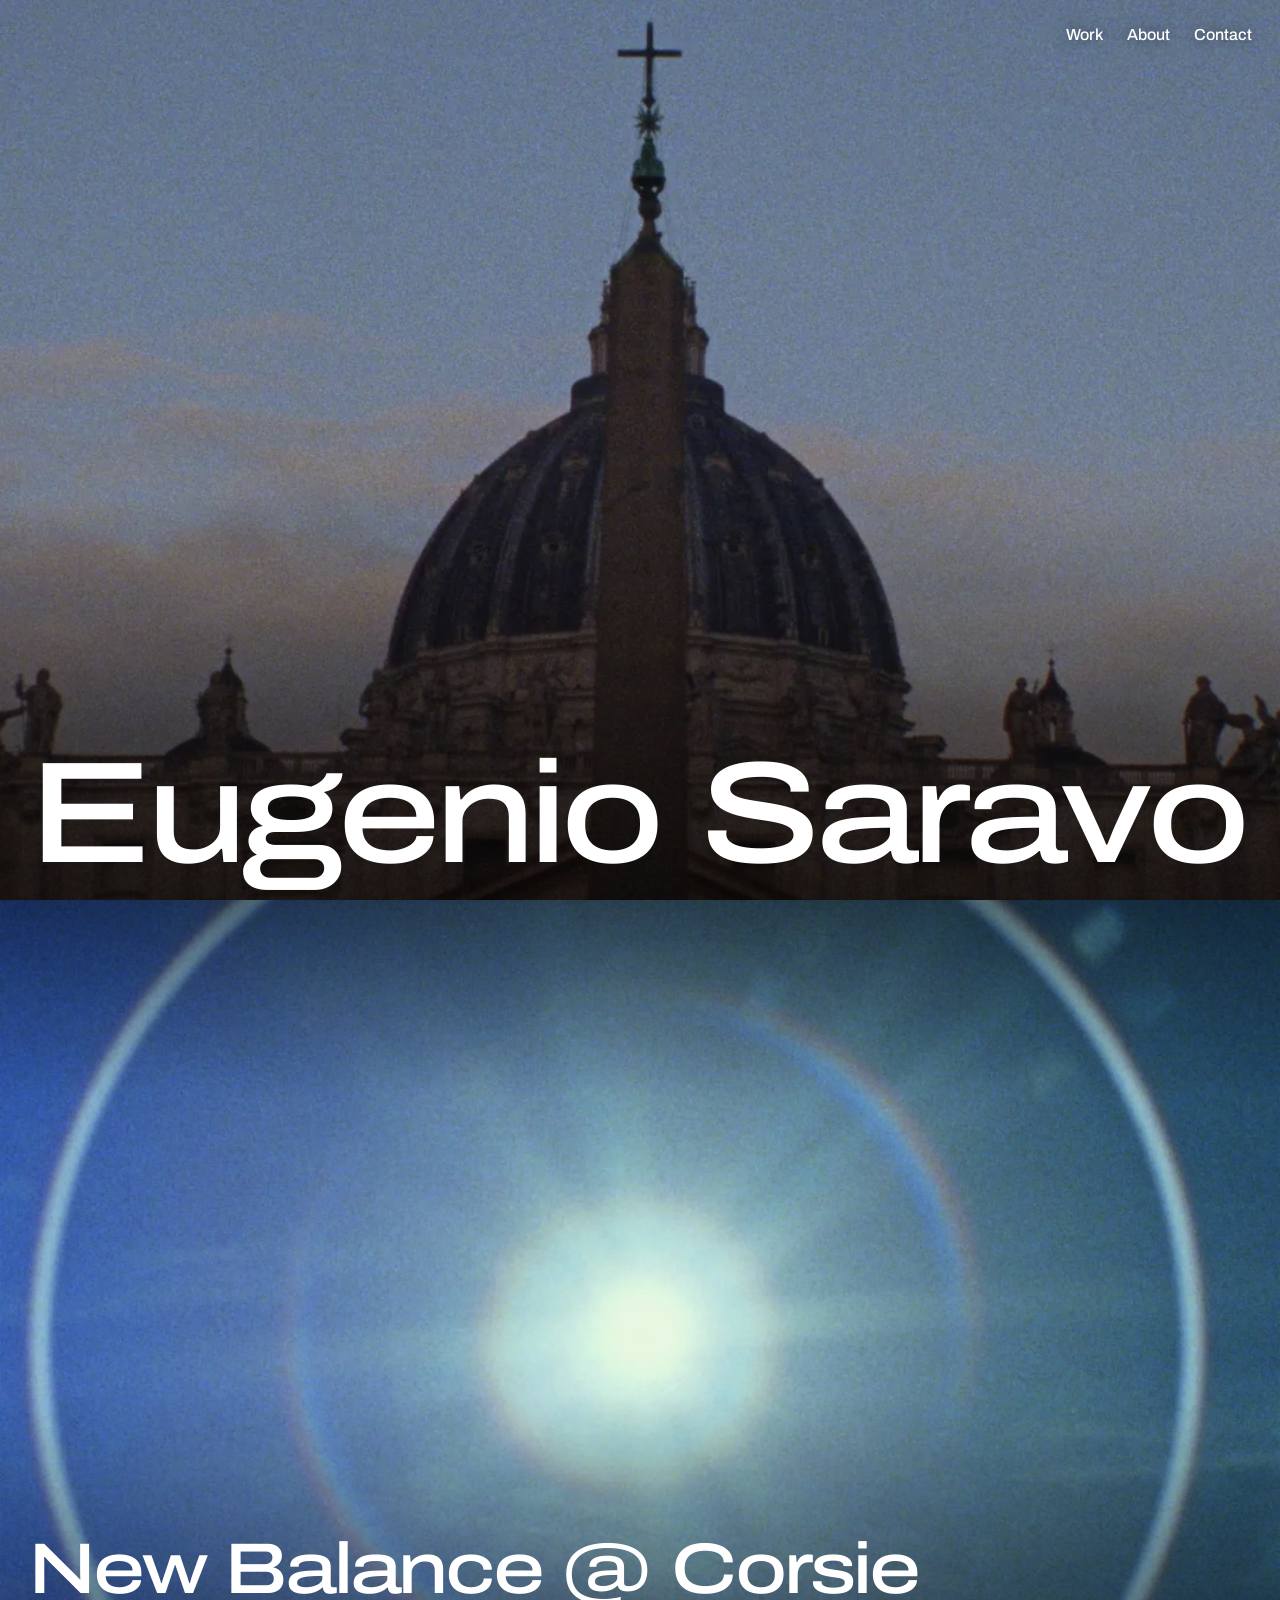
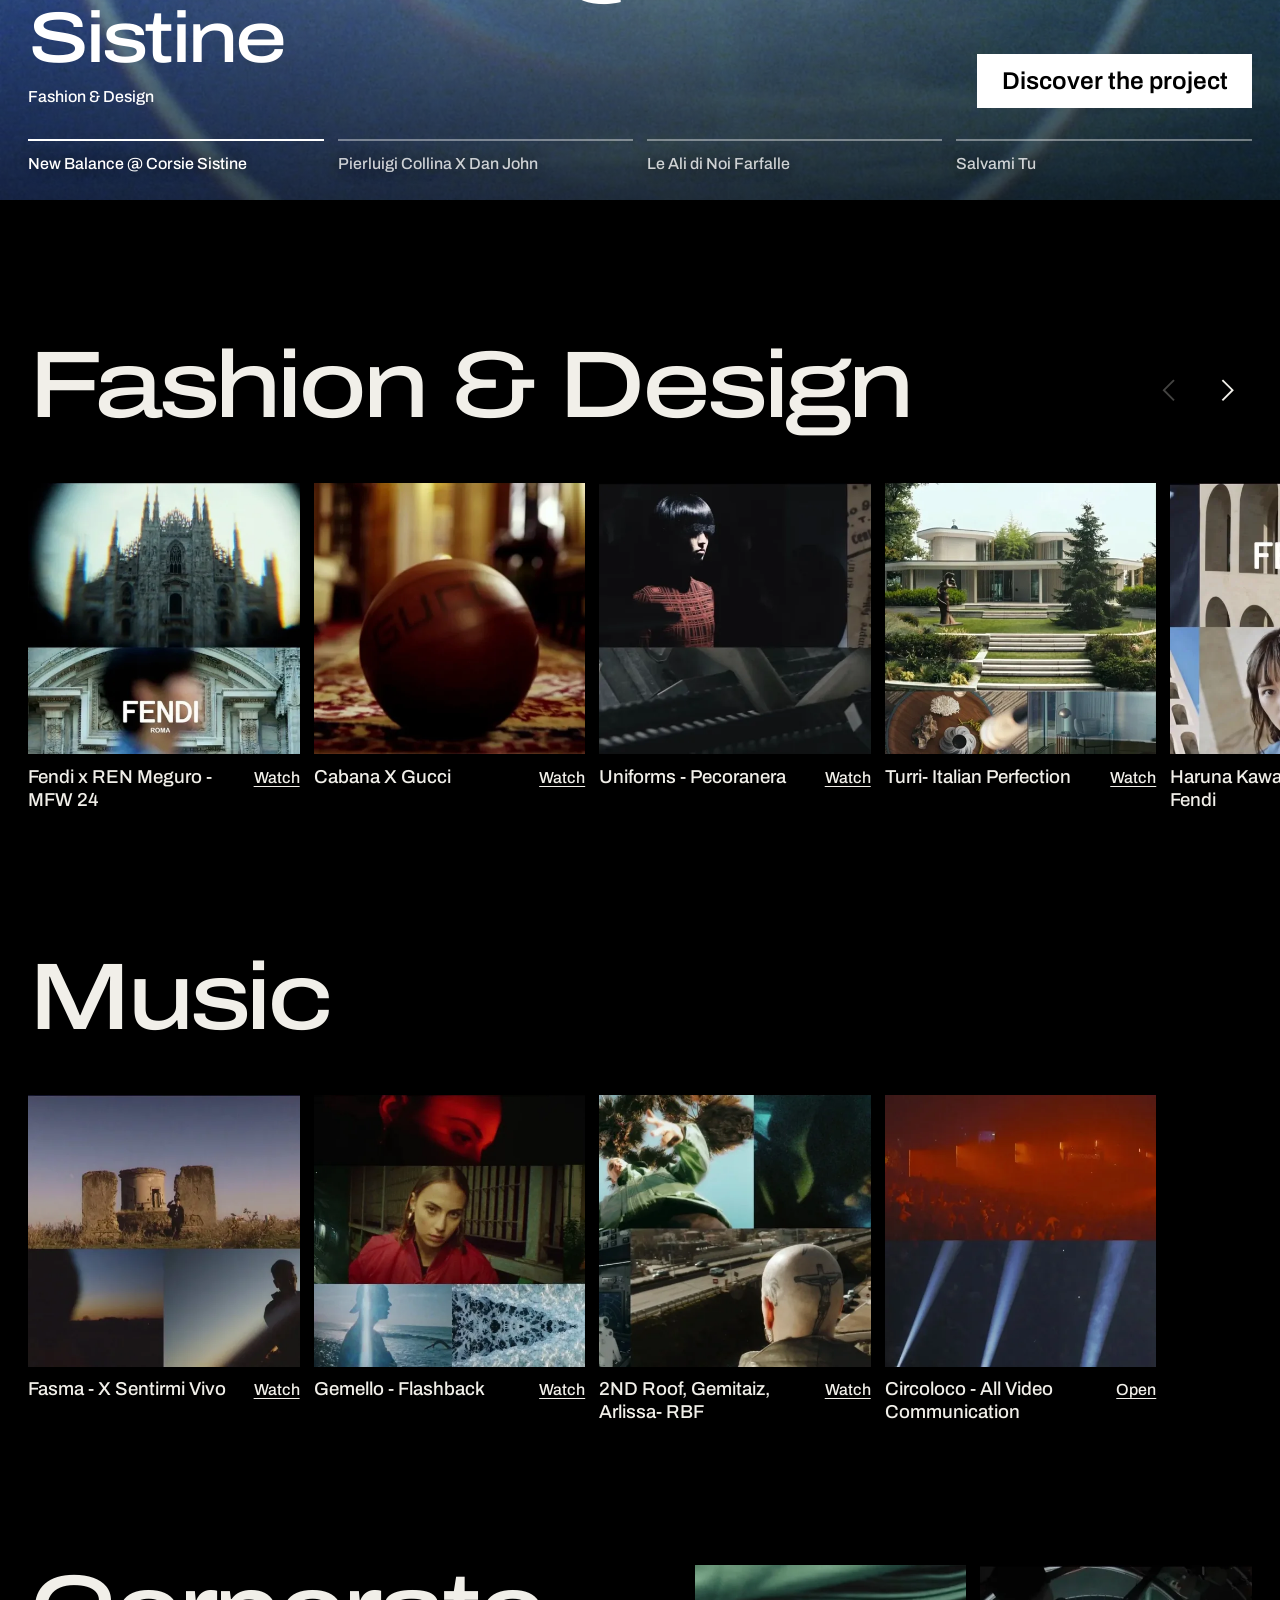
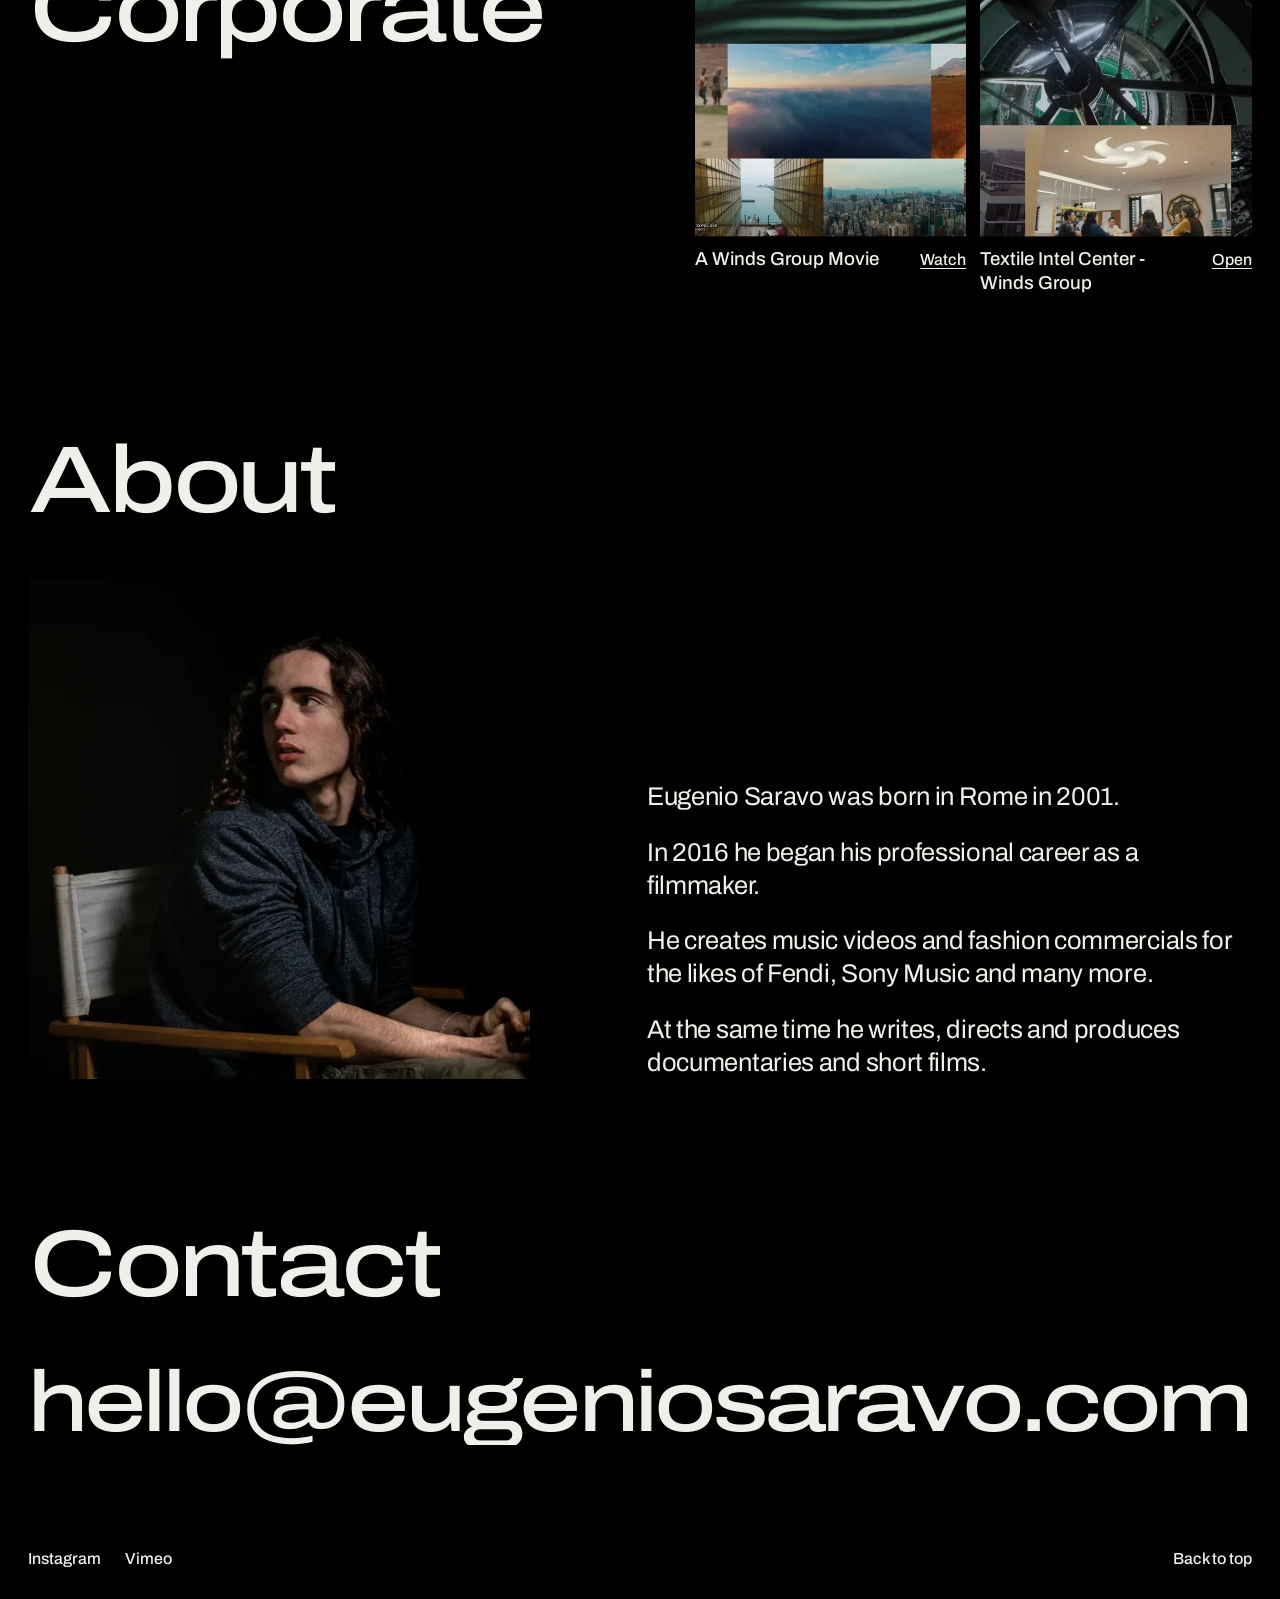
<file: index.html>
<!doctype html>
<html lang="en">
<head>
<meta charset="utf-8">
<meta name="viewport" content="width=device-width, initial-scale=1">
<title>Eugenio Saravo</title>
<meta name="description" content="Eugenio Saravo is a filmmaker from Rome. Music videos, fashion commercials, documentaries and short films.">
<link rel="canonical" href="https://www.eugeniosaravo.com/">
<meta name="theme-color" content="#000000">
<meta property="og:site_name" content="Eugenio Saravo">
<meta property="og:type" content="website">
<meta property="og:title" content="Eugenio Saravo">
<meta property="og:description" content="Eugenio Saravo is a filmmaker from Rome. Music videos, fashion commercials, documentaries and short films.">
<meta property="og:url" content="https://www.eugeniosaravo.com/">
<meta property="og:image" content="https://www.eugeniosaravo.com/assets/img/og.jpg">
<meta name="twitter:card" content="summary_large_image">
<link rel="icon" href="assets/favicon-32.png" sizes="32x32" type="image/png">
<link rel="icon" href="assets/favicon.svg" type="image/svg+xml">
<link rel="apple-touch-icon" href="assets/apple-touch-icon.png">
<link rel="preload" href="assets/font/archivo-variable.woff2" as="font" type="font/woff2" crossorigin>
<link rel="stylesheet" href="assets/site.css?v=1190dbb1">
<script>document.documentElement.className="js at-top";setTimeout(function(){document.documentElement.classList.add("ready")},1600)</script>
</head>
<body id="top">
<a class="skip" href="#work">Skip to work</a>
<header class="site-header">
  <a class="brand" href="#top">Eugenio Saravo</a>
  <nav aria-label="Main">
    <a href="#work">Work</a>
    <a href="#about">About</a>
    <a href="#contact">Contact</a>
  </nav>
</header>
<div class="reel">
  <div class="frame opening" data-frames="assets/img/operator-2001.webp,assets/img/ali-1-1440.webp,assets/img/salvami-2-1440.webp,assets/img/collina-eyes-3180.webp,assets/img/nb-14-1080.webp">
    <img src="assets/img/collina-aerial-3180.webp" srcset="assets/img/collina-aerial-1000.webp 1000w, assets/img/collina-aerial-3180.webp 3180w" sizes="max(100vw, 178svh)" width="3180" height="1780" alt="Seen from above, a lone figure walks along the white paths of a cracked concrete landscape" class="final" fetchpriority="high">
    <h1 class="display">Eugenio Saravo</h1>
  </div>
  <div id="work" class="work-anchor" data-header-from></div>
  <div class="stage">
    <div class="stage-track">
      <a class="slide work-frame" id="new-balance" href="newbalancecorsiesistine/" data-stills='[["assets/img/nb-14-1080.webp","50% 62%"],["assets/img/nb-10-1080.webp","50% 45%"],["assets/img/nb-6-1080.webp","50% 50%"],["assets/img/nb-9-1080.webp","50% 18%"],["assets/img/nb-18-1080.webp","50% 60%"],["assets/img/nb-17-1080.webp","50% 72%"],["assets/img/nb-20-1080.webp","50% 50%"],["assets/img/nb-4-1080.webp","50% 25%"]]'>
        <img src="assets/img/nb-hero-1874.webp" srcset="assets/img/nb-hero-1000.webp 1000w, assets/img/nb-hero-1874.webp 1874w" sizes="max(100vw, 100svh)" width="1874" height="1874" alt="Sun ring against a deep blue sky, shot on 16mm film">
        <div class="caption">
          <div>
            <h2 class="display">New Balance @ Corsie Sistine</h2>
            <p>Fashion &amp; Design</p>
          </div>
          <span class="go">Discover the project</span>
        </div>
      </a>
      <a class="slide work-frame" id="collina" href="https://vimeo.com/1137458352" target="_blank" rel="noopener" data-stills='[["assets/img/collina-cretto-3180.webp",""],["assets/img/collina-eye-3180.webp",""],["assets/img/collina-hands-3180.webp",""],["assets/img/collina-sphere-3180.webp",""],["assets/img/collina-title-3180.webp",""]]'>
        <img src="assets/img/collina-eyes-3180.webp" srcset="assets/img/collina-eyes-1000.webp 1000w, assets/img/collina-eyes-3180.webp 3180w" sizes="max(100vw, 178svh)" width="3180" height="1783" alt="Close-up of Pierluigi Collina looking into the lens over a blurred stone model" loading="lazy" decoding="async">
        <div class="caption">
          <div>
            <h2 class="display">Pierluigi Collina X Dan John</h2>
            <p>Campaign</p>
          </div>
          <span class="go"><svg class="tri" viewBox="0 0 10 12" aria-hidden="true"><path d="M0 0l10 6-10 6z"/></svg>Watch</span>
        </div>
      </a>
      <a class="slide work-frame" id="le-ali" href="https://vimeo.com/853933587/5500c1ddad" target="_blank" rel="noopener" data-stills='[["assets/img/ali-5-1440.webp",""],["assets/img/ali-3-1440.webp",""],["assets/img/ali-14-1440.webp",""],["assets/img/ali-18-1440.webp",""],["assets/img/ali-13-1440.webp",""],["assets/img/ali-1-1440.webp",""],["assets/img/ali-17-1440.webp",""]]'>
        <img src="assets/img/ali-12-1440.webp" srcset="assets/img/ali-12-800.webp 800w, assets/img/ali-12-1440.webp 1440w" sizes="max(100vw, 133svh)" width="1440" height="1080" alt="A woman in a blue dress standing in the breaking waves" loading="lazy" decoding="async">
        <div class="caption">
          <div>
            <h2 class="display">Le Ali di Noi Farfalle</h2>
            <p>Teaser, personal project</p>
          </div>
          <span class="go"><svg class="tri" viewBox="0 0 10 12" aria-hidden="true"><path d="M0 0l10 6-10 6z"/></svg>Watch</span>
        </div>
      </a>
      <a class="slide work-frame" id="salvami-tu" href="https://vimeo.com/922493929/a770b4a8ac?share=copy" target="_blank" rel="noopener" data-stills='[["assets/img/salvami-3-1440.webp",""],["assets/img/salvami-4-1440.webp",""],["assets/img/salvami-6-1440.webp",""],["assets/img/salvami-8-1440.webp",""],["assets/img/salvami-5-1440.webp",""]]'>
        <img src="assets/img/salvami-2-1440.webp" srcset="assets/img/salvami-2-800.webp 800w, assets/img/salvami-2-1440.webp 1440w" sizes="max(100vw, 133svh)" width="1440" height="1080" alt="A lone figure standing on a ridge against a golden, cloudy sky" loading="lazy" decoding="async">
        <div class="caption">
          <div>
            <h2 class="display">Salvami Tu</h2>
            <p>Teaser trailer, personal project</p>
          </div>
          <span class="go"><svg class="tri" viewBox="0 0 10 12" aria-hidden="true"><path d="M0 0l10 6-10 6z"/></svg>Watch</span>
        </div>
      </a>
    </div>
    <div class="stage-tabs" role="group" aria-label="Choose a film">
      <button type="button" data-target="new-balance" aria-current="true"><span>New Balance @ Corsie Sistine</span></button>
      <button type="button" data-target="collina"><span>Pierluigi Collina X Dan John</span></button>
      <button type="button" data-target="le-ali"><span>Le Ali di Noi Farfalle</span></button>
      <button type="button" data-target="salvami-tu"><span>Salvami Tu</span></button>
    </div>
  </div>
</div>
<main>
  <section>
    <h2 class="section-title display">Fashion &amp; Design</h2>
    <div class="grid">
      <a class="square" href="https://www.instagram.com/reel/C3aE-mNror7/?igsh=aXl4ZG94aWh0bnRy" target="_blank" rel="noopener" aria-label="Watch Fendi x REN Meguro - MFW 24">
        <span class="thumb"><img src="assets/img/fendi-ren-meguro-891.webp" srcset="assets/img/fendi-ren-meguro-500.webp 500w, assets/img/fendi-ren-meguro-891.webp 891w" sizes="(max-width: 900px) 62vw, 24vw" width="891" height="891" alt="Collage of the Milan Duomo through a vignette and the Fendi Roma logo" loading="lazy" decoding="async"><span class="thumb-word display" aria-hidden="true">Watch</span></span>
        <span class="square-text"><h3>Fendi x REN Meguro - MFW 24</h3><span class="action">Watch</span></span>
      </a>
      <a class="square" href="https://www.instagram.com/p/CThl5wvDNgY/?utm_medium=copy_link" target="_blank" rel="noopener" aria-label="Watch Cabana X Gucci">
        <span class="thumb"><img src="assets/img/cabana-gucci-902.webp" srcset="assets/img/cabana-gucci-500.webp 500w, assets/img/cabana-gucci-902.webp 902w" sizes="(max-width: 900px) 62vw, 24vw" width="902" height="902" alt="A leather ball resting on a patterned carpet" loading="lazy" decoding="async"><span class="thumb-word display" aria-hidden="true">Watch</span></span>
        <span class="square-text"><h3>Cabana X Gucci</h3><span class="action">Watch</span></span>
      </a>
      <a class="square" href="https://www.instagram.com/reel/DHBu2Kmt1mL/?igsh=MWNyd3JvdDB4cXJscQ==" target="_blank" rel="noopener" aria-label="Watch Uniforms - Pecoranera">
        <span class="thumb"><img src="assets/img/uniforms-pecoranera-892.webp" srcset="assets/img/uniforms-pecoranera-500.webp 500w, assets/img/uniforms-pecoranera-892.webp 892w" sizes="(max-width: 900px) 62vw, 24vw" width="892" height="892" alt="Figure in a red checked top emerging from darkness" loading="lazy" decoding="async"><span class="thumb-word display" aria-hidden="true">Watch</span></span>
        <span class="square-text"><h3>Uniforms - Pecoranera</h3><span class="action">Watch</span></span>
      </a>
      <a class="square" href="https://www.instagram.com/reel/DC68WoOq6BK/?obrf=MXVrNjJzMmpxbWFvZA==" target="_blank" rel="noopener" aria-label="Watch Turri- Italian Perfection">
        <span class="thumb"><img src="assets/img/turri-884.webp" srcset="assets/img/turri-500.webp 500w, assets/img/turri-884.webp 884w" sizes="(max-width: 900px) 62vw, 24vw" width="884" height="884" alt="Modernist villa with a garden and stairs" loading="lazy" decoding="async"><span class="thumb-word display" aria-hidden="true">Watch</span></span>
        <span class="square-text"><h3>Turri- Italian Perfection</h3><span class="action">Watch</span></span>
      </a>
      <a class="square" href="https://www.instagram.com/reel/Cp2JrOoqSal/?igshid=MzRlODBiNWFlZA==" target="_blank" rel="noopener" aria-label="Watch Haruna Kawaguchi - Fendi">
        <span class="thumb"><img src="assets/img/haruna-fendi-881.webp" srcset="assets/img/haruna-fendi-500.webp 500w, assets/img/haruna-fendi-881.webp 881w" sizes="(max-width: 900px) 62vw, 24vw" width="881" height="881" alt="Haruna Kawaguchi at the Palazzo della Civiltà with the Fendi logo" loading="lazy" decoding="async"><span class="thumb-word display" aria-hidden="true">Watch</span></span>
        <span class="square-text"><h3>Haruna Kawaguchi - Fendi</h3><span class="action">Watch</span></span>
      </a>
      <a class="square" href="https://www.instagram.com/p/CkisD8iIQ0V/" target="_blank" rel="noopener" aria-label="Watch Dan John AW 22/23">
        <span class="thumb"><img src="assets/img/dan-john-aw2223-893.webp" srcset="assets/img/dan-john-aw2223-500.webp 500w, assets/img/dan-john-aw2223-893.webp 893w" sizes="(max-width: 900px) 62vw, 24vw" width="893" height="893" alt="Men in tailoring standing on a concrete wall against the sky" loading="lazy" decoding="async"><span class="thumb-word display" aria-hidden="true">Watch</span></span>
        <span class="square-text"><h3>Dan John AW 22/23</h3><span class="action">Watch</span></span>
      </a>
      <a class="square" href="https://youtu.be/JlE-Nk8dfaM?si=cuBN1_c1lMk22ZZp" target="_blank" rel="noopener" aria-label="Watch Dolce&amp;Gabbana Alta Moda 2025">
        <span class="thumb"><img src="assets/img/dg-alta-moda-1080.webp" srcset="assets/img/dg-alta-moda-500.webp 500w, assets/img/dg-alta-moda-1080.webp 1080w" sizes="(max-width: 900px) 62vw, 24vw" width="1080" height="1080" alt="Arch of Titus at dusk with frames from the show" loading="lazy" decoding="async"><span class="thumb-word display" aria-hidden="true">Watch</span></span>
        <span class="square-text"><h3>Dolce&amp;Gabbana Alta Moda 2025</h3><span class="action">Watch</span></span>
      </a>
    </div>
  </section>
  <section>
    <h2 class="section-title display">Music</h2>
    <div class="grid">
      <a class="square" href="https://www.youtube.com/watch?v=T-sWpqN2yo8" target="_blank" rel="noopener" aria-label="Watch Fasma - X Sentirmi Vivo">
        <span class="thumb"><img src="assets/img/fasma-902.webp" srcset="assets/img/fasma-500.webp 500w, assets/img/fasma-902.webp 902w" sizes="(max-width: 900px) 62vw, 24vw" width="902" height="902" alt="Ruined towers at dusk with a lone figure" loading="lazy" decoding="async"><span class="thumb-word display" aria-hidden="true">Watch</span></span>
        <span class="square-text"><h3>Fasma - X Sentirmi Vivo</h3><span class="action">Watch</span></span>
      </a>
      <a class="square" href="https://www.youtube.com/watch?v=XQaWYRgEEO8" target="_blank" rel="noopener" aria-label="Watch Gemello - Flashback">
        <span class="thumb"><img src="assets/img/gemello-897.webp" srcset="assets/img/gemello-500.webp 500w, assets/img/gemello-897.webp 897w" sizes="(max-width: 900px) 62vw, 24vw" width="897" height="897" alt="Woman in a red jacket and frames from the video" loading="lazy" decoding="async"><span class="thumb-word display" aria-hidden="true">Watch</span></span>
        <span class="square-text"><h3>Gemello - Flashback</h3><span class="action">Watch</span></span>
      </a>
      <a class="square" href="https://www.youtube.com/watch?v=59zFpEMknVo" target="_blank" rel="noopener" aria-label="Watch 2ND Roof, Gemitaiz, Arlissa- RBF">
        <span class="thumb"><img src="assets/img/rbf-832.webp" srcset="assets/img/rbf-500.webp 500w, assets/img/rbf-832.webp 832w" sizes="(max-width: 900px) 62vw, 24vw" width="832" height="832" alt="Tattooed head above a motorway" loading="lazy" decoding="async"><span class="thumb-word display" aria-hidden="true">Watch</span></span>
        <span class="square-text"><h3>2ND Roof, Gemitaiz, Arlissa- RBF</h3><span class="action">Watch</span></span>
      </a>
      <a class="square" href="https://www.instagram.com/circolocoibiza/" target="_blank" rel="noopener" data-external aria-label="Circoloco - All Video Communication, open on Instagram">
        <span class="thumb"><img src="assets/img/circoloco-878.webp" srcset="assets/img/circoloco-500.webp 500w, assets/img/circoloco-878.webp 878w" sizes="(max-width: 900px) 62vw, 24vw" width="878" height="878" alt="Crowd in red light and spotlights" loading="lazy" decoding="async"><span class="thumb-word display" aria-hidden="true">Open</span></span>
        <span class="square-text"><h3>Circoloco - All Video Communication</h3><span class="action">Open</span></span>
      </a>
    </div>
  </section>
  <section>
    <div class="split">
      <h2 class="section-title display">Corporate</h2>
      <div class="grid">
        <a class="square" href="https://vimeo.com/237190868/8dcd070e87" target="_blank" rel="noopener" aria-label="Watch A Winds Group Movie">
        <span class="thumb"><img src="assets/img/winds-group-movie-898.webp" srcset="assets/img/winds-group-movie-500.webp 500w, assets/img/winds-group-movie-898.webp 898w" sizes="(max-width: 900px) 62vw, 24vw" width="898" height="901" alt="Aerial view above the clouds with frames from the film" loading="lazy" decoding="async"><span class="thumb-word display" aria-hidden="true">Watch</span></span>
        <span class="square-text"><h3>A Winds Group Movie</h3><span class="action">Watch</span></span>
      </a>
        <a class="square" href="https://vimeo.com/295752660" target="_blank" rel="noopener" data-external aria-label="Textile Intel Center - Winds Group, open on Vimeo">
        <span class="thumb"><img src="assets/img/winds-textile-890.webp" srcset="assets/img/winds-textile-500.webp 500w, assets/img/winds-textile-890.webp 890w" sizes="(max-width: 900px) 62vw, 24vw" width="890" height="893" alt="Industrial machinery from below and an office interior" loading="lazy" decoding="async"><span class="thumb-word display" aria-hidden="true">Open</span></span>
        <span class="square-text"><h3>Textile Intel Center - Winds Group</h3><span class="action">Open</span></span>
      </a>
      </div>
    </div>
  </section>
  <section id="about">
    <h2 class="section-title display">About</h2>
    <div class="about-grid">
      <img src="assets/img/about-1200.webp" srcset="assets/img/about-600.webp 600w, assets/img/about-1200.webp 1200w" sizes="(max-width: 900px) 75vw, 42vw" width="1200" height="1200" alt="Portrait of Eugenio Saravo sitting on a director’s chair" loading="lazy" decoding="async">
      <div class="about-text">
        <p>Eugenio Saravo was born in Rome in 2001.</p>
        <p>In 2016 he began his professional career as a filmmaker.</p>
        <p>He creates music videos and fashion commercials for the likes of Fendi, Sony Music and many more.</p>
        <p>At the same time he writes, directs and produces documentaries and short films.</p>
      </div>
    </div>
  </section>
  <section id="contact">
    <h2 class="section-title display">Contact</h2>
    <a class="email display" href="mailto:hello@eugeniosaravo.com">hello@eugeniosaravo.com</a>
  </section>
</main>
<footer class="site-footer">
  <div>
    <a href="https://www.instagram.com/eugeniosaravo" rel="noopener">Instagram</a>
    <a href="https://vimeo.com/eugenio" rel="noopener">Vimeo</a>
  </div>
  <a href="#top">Back to top</a>
</footer>
<dialog class="player" aria-label="Video player">
  <div class="player-bar">
    <p class="player-title"></p>
    <form method="dialog"><button class="player-close">Close</button></form>
  </div>
  <div class="player-stage"></div>
  <a class="player-out" target="_blank" rel="noopener"></a>
</dialog>
<script src="assets/site.js?v=1190dbb1" defer></script>
</body>
</html>
</file>
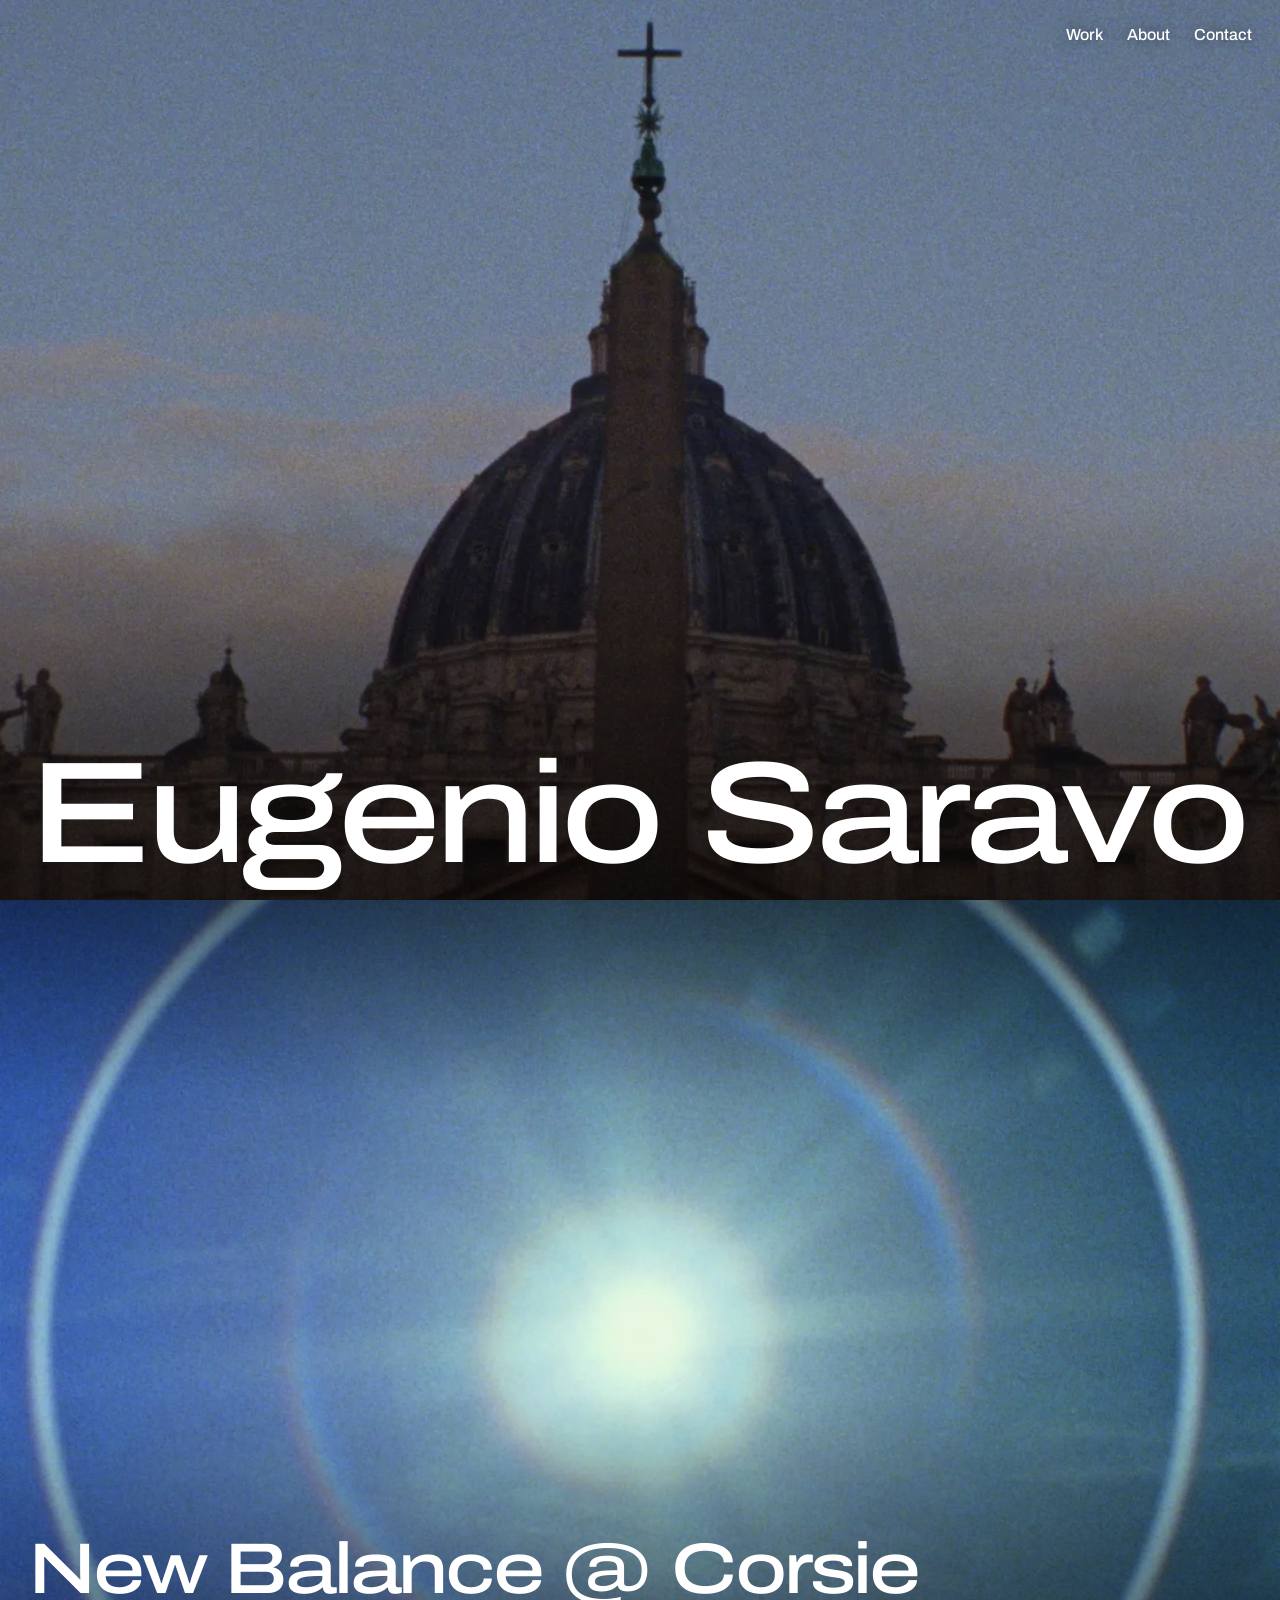
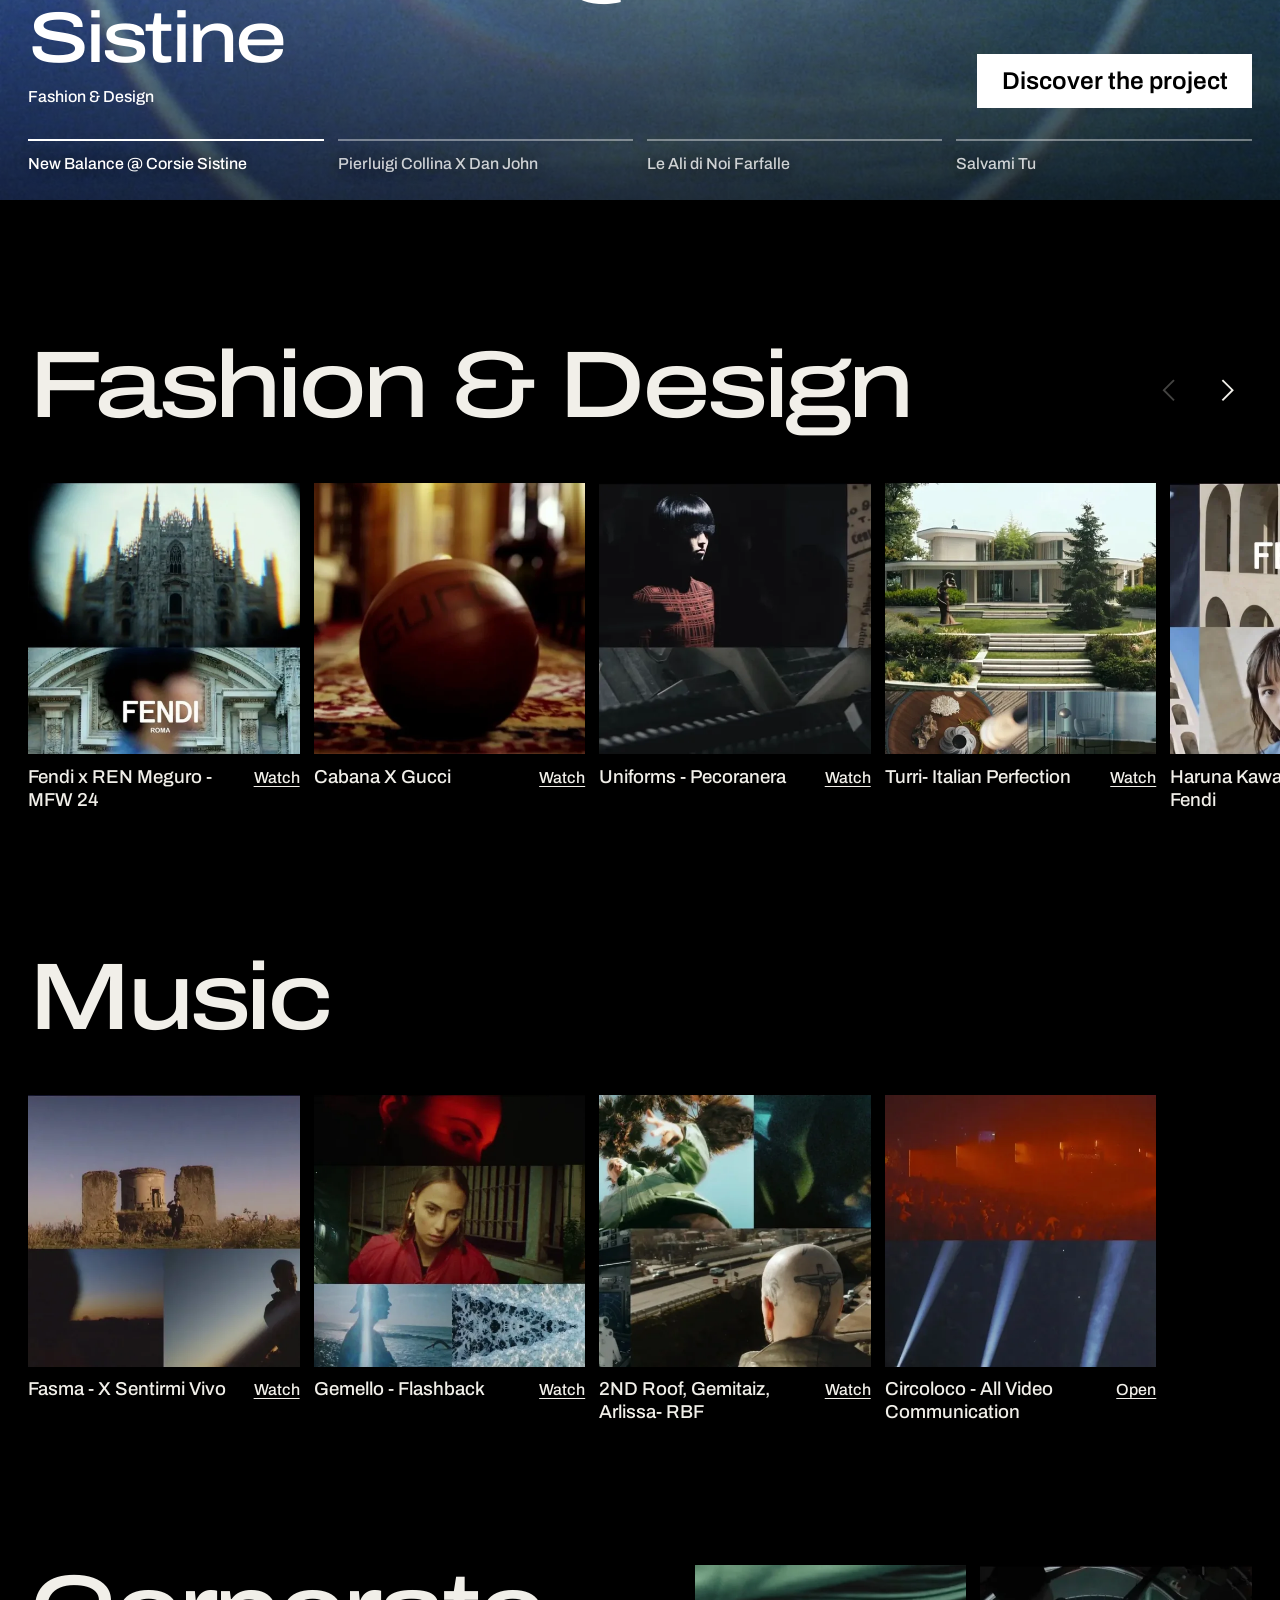
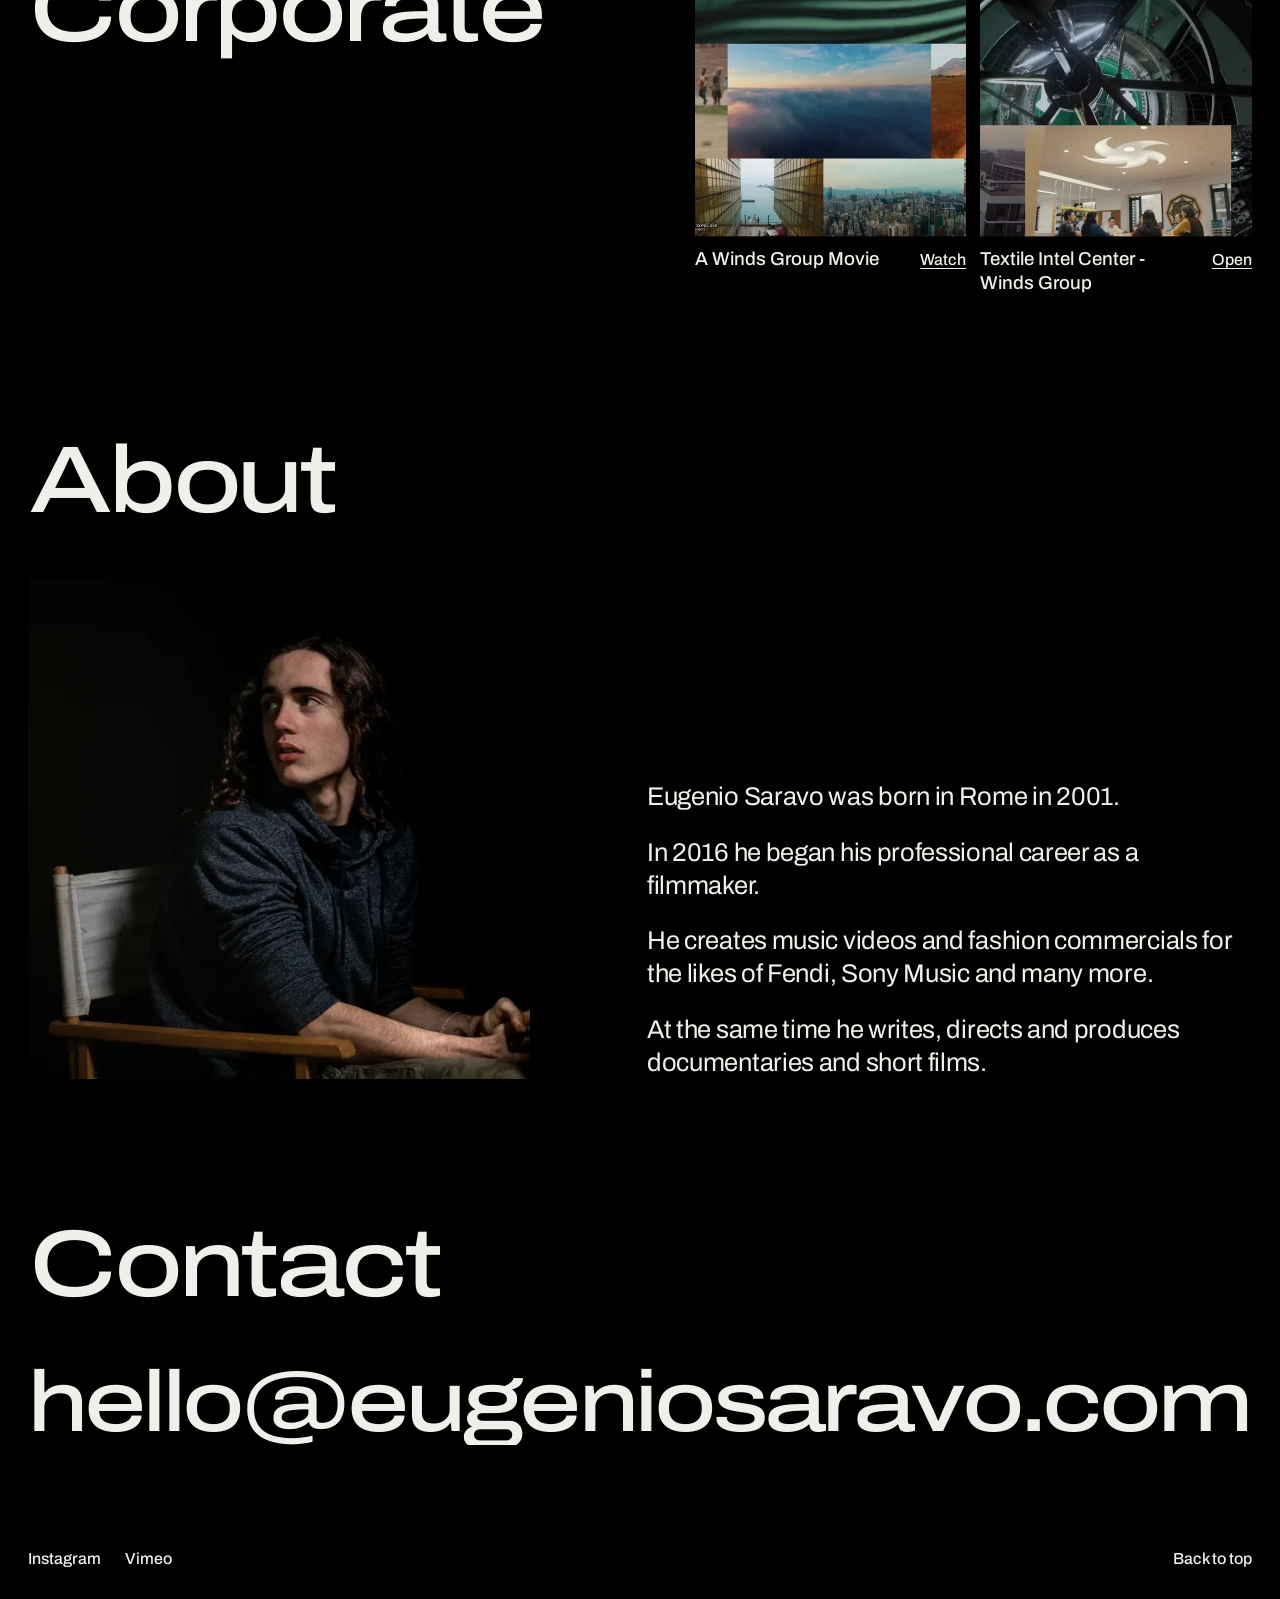
<file: home/index.html>
<!doctype html><html lang="en"><meta charset="utf-8"><title>Eugenio Saravo</title><link rel="canonical" href="https://www.eugeniosaravo.com/"><meta http-equiv="refresh" content="0; url=../"><script>location.replace("../"+location.hash)</script><a href="../">Eugenio Saravo</a></html>
</file>
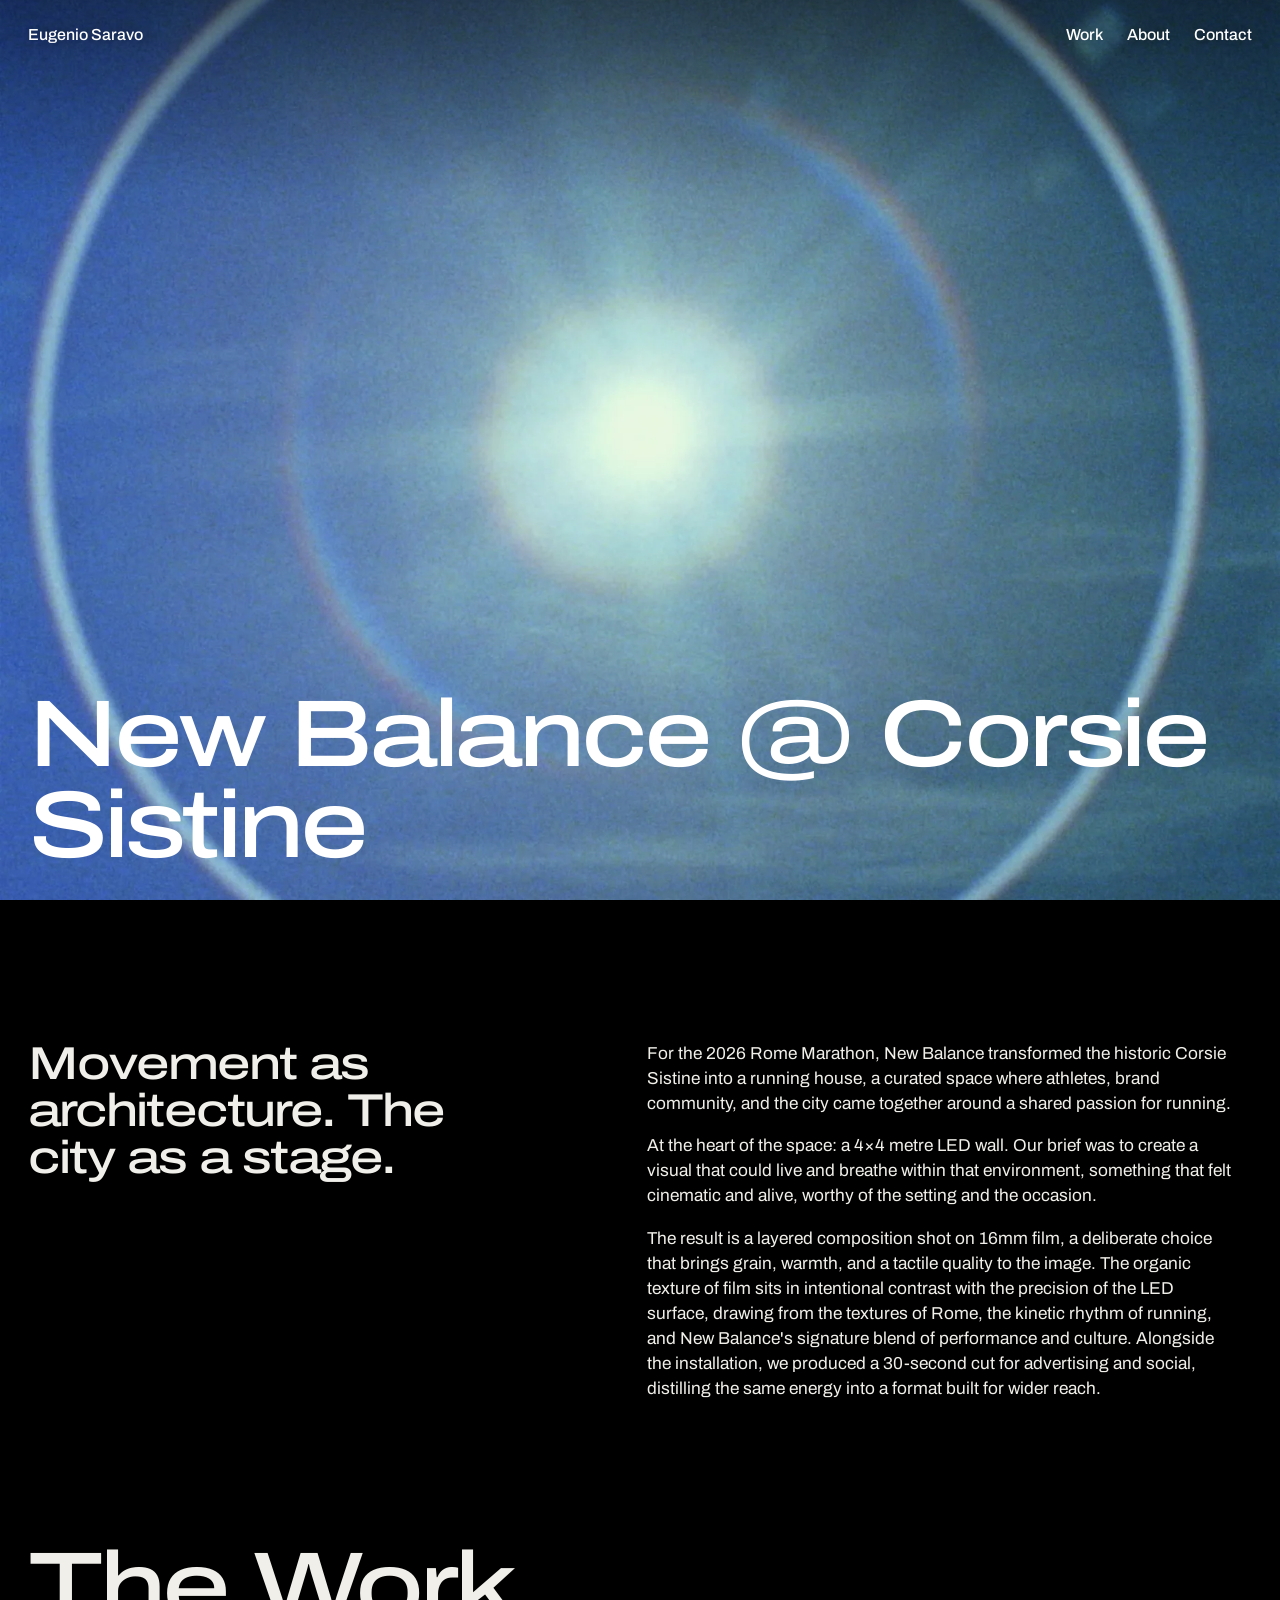
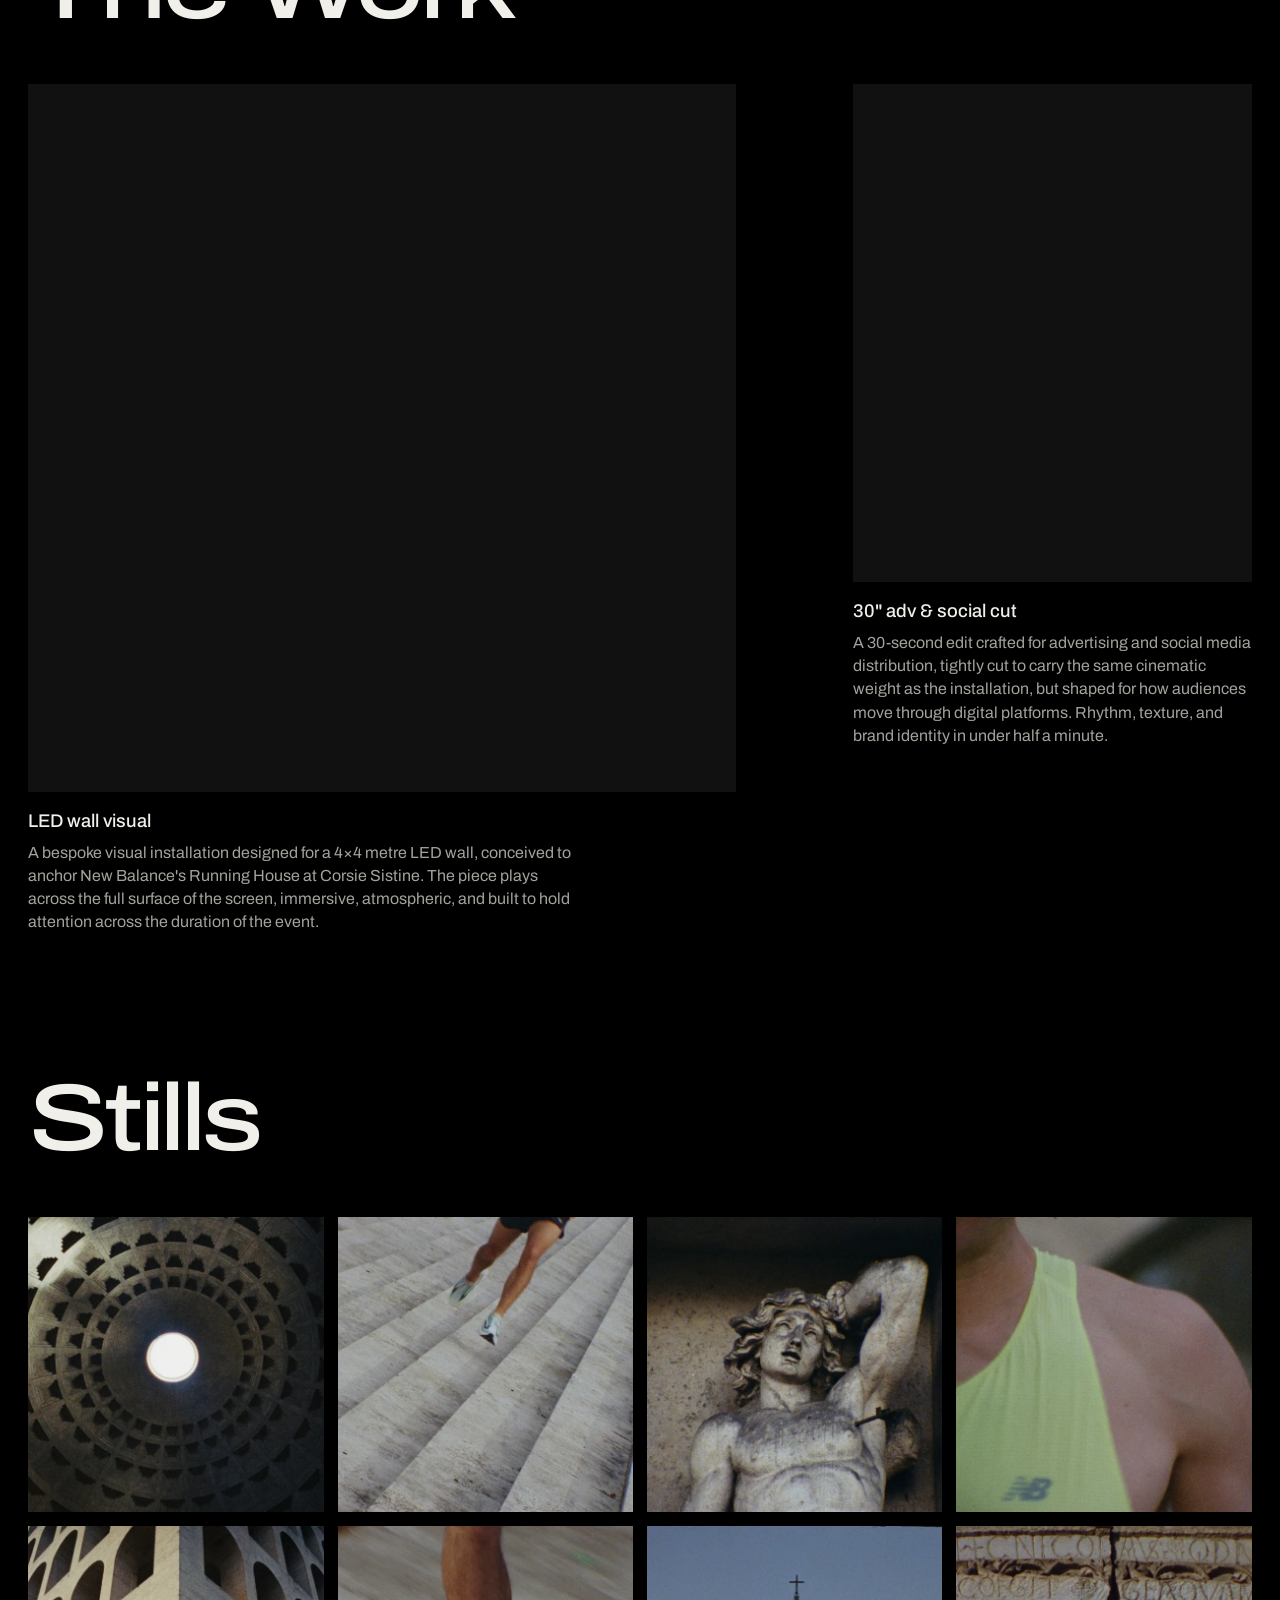
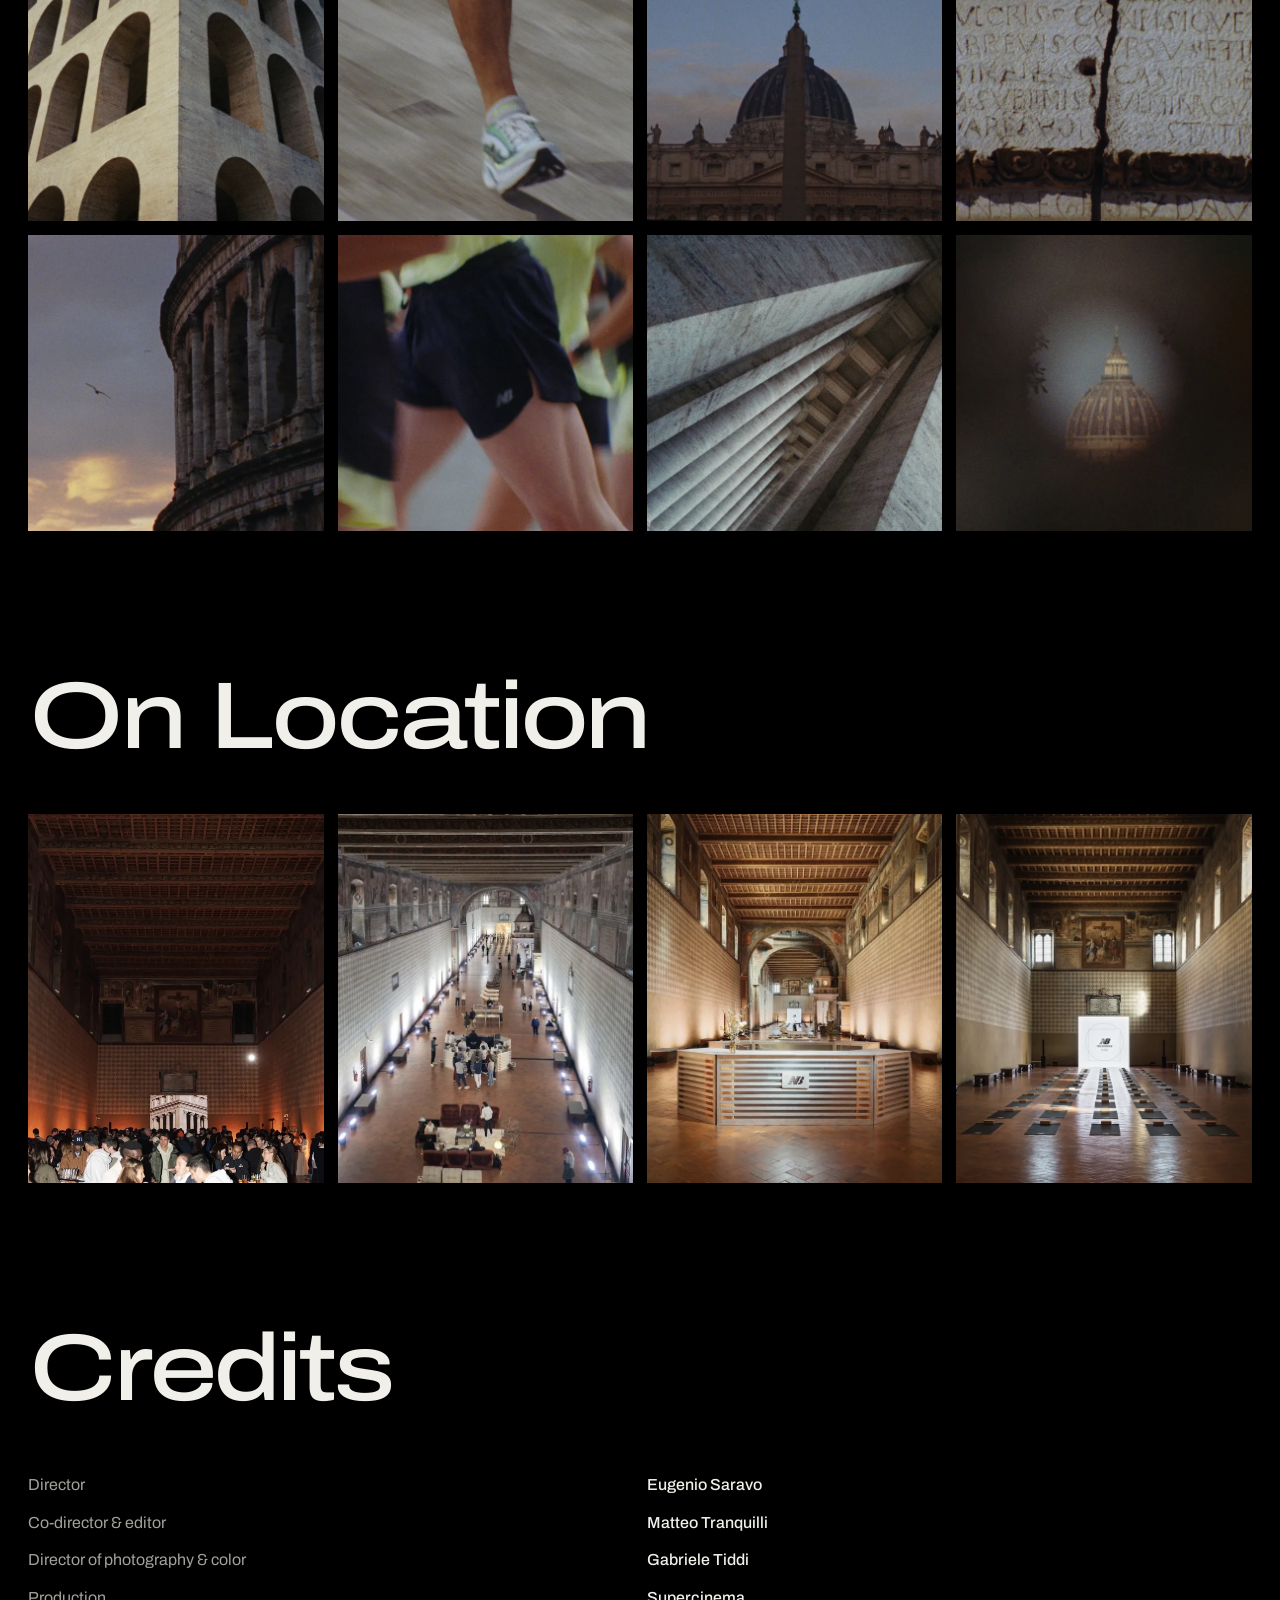
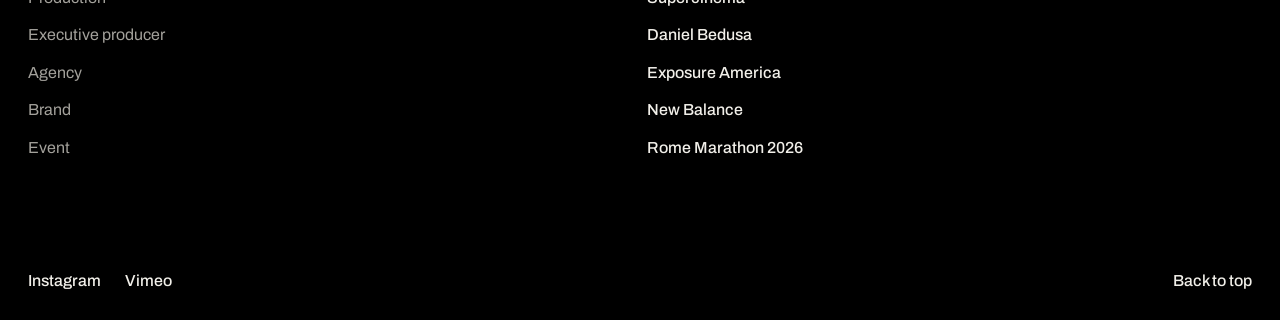
<file: newbalancecorsiesistine/index.html>
<!doctype html>
<html lang="en">
<head>
<meta charset="utf-8">
<meta name="viewport" content="width=device-width, initial-scale=1">
<title>New Balance @ Corsie Sistine, Eugenio Saravo</title>
<meta name="description" content="A 4×4 metre LED wall visual shot on 16mm film for New Balance’s Running House at Corsie Sistine, Rome Marathon 2026.">
<link rel="canonical" href="https://www.eugeniosaravo.com/newbalancecorsiesistine/">
<meta name="theme-color" content="#000000">
<meta property="og:site_name" content="Eugenio Saravo">
<meta property="og:type" content="website">
<meta property="og:title" content="New Balance @ Corsie Sistine, Eugenio Saravo">
<meta property="og:description" content="A 4×4 metre LED wall visual shot on 16mm film for New Balance’s Running House at Corsie Sistine, Rome Marathon 2026.">
<meta property="og:url" content="https://www.eugeniosaravo.com/newbalancecorsiesistine/">
<meta property="og:image" content="https://www.eugeniosaravo.com/assets/img/og.jpg">
<meta name="twitter:card" content="summary_large_image">
<link rel="icon" href="../assets/favicon-32.png" sizes="32x32" type="image/png">
<link rel="icon" href="../assets/favicon.svg" type="image/svg+xml">
<link rel="apple-touch-icon" href="../assets/apple-touch-icon.png">
<link rel="preload" href="../assets/font/archivo-variable.woff2" as="font" type="font/woff2" crossorigin>
<link rel="stylesheet" href="../assets/site.css?v=1190dbb1">
</head>
<body id="top">
<a class="skip" href="#content">Skip to content</a>
<header class="site-header">
  <a class="brand" href="../">Eugenio Saravo</a>
  <nav aria-label="Main">
    <a href="../#work">Work</a>
    <a href="../#about">About</a>
    <a href="../#contact">Contact</a>
  </nav>
</header>
<div class="frame">
  <img src="../assets/img/nb-hero-1874.webp" srcset="../assets/img/nb-hero-1000.webp 1000w, ../assets/img/nb-hero-1874.webp 1874w" sizes="max(100vw, 100svh)" width="1874" height="1874" alt="Sun ring against a deep blue sky, shot on 16mm film" fetchpriority="high">
  <div class="caption"><h1 class="project-title display">New Balance @ Corsie Sistine</h1></div>
</div>
<main id="content" data-header-from="before">
  <section>
    <div class="project-intro">
      <h2 class="display">Movement as architecture. The city as a stage.</h2>
      <div>
        <p>For the 2026 Rome Marathon, New Balance transformed the historic Corsie Sistine into a running house, a curated space where athletes, brand community, and the city came together around a shared passion for running.</p>
        <p>At the heart of the space: a 4×4 metre LED wall. Our brief was to create a visual that could live and breathe within that environment, something that felt cinematic and alive, worthy of the setting and the occasion.</p>
        <p>The result is a layered composition shot on 16mm film, a deliberate choice that brings grain, warmth, and a tactile quality to the image. The organic texture of film sits in intentional contrast with the precision of the LED surface, drawing from the textures of Rome, the kinetic rhythm of running, and New Balance's signature blend of performance and culture. Alongside the installation, we produced a 30-second cut for advertising and social, distilling the same energy into a format built for wider reach.</p>
      </div>
    </div>
  </section>
  <section>
    <h2 class="section-title display">The Work</h2>
    <div class="films">
      <div class="film">
        <div class="film-player" style="aspect-ratio:1/1"><iframe src="https://player.vimeo.com/video/1176937626?dnt=1" title="LED wall visual" loading="lazy" allow="autoplay; fullscreen; picture-in-picture" allowfullscreen></iframe></div>
        <h3>LED wall visual</h3>
        <p>A bespoke visual installation designed for a 4×4 metre LED wall, conceived to anchor New Balance's Running House at Corsie Sistine. The piece plays across the full surface of the screen, immersive, atmospheric, and built to hold attention across the duration of the event.</p>
      </div>
      <div class="film">
        <div class="film-player" style="aspect-ratio:4/5"><iframe src="https://player.vimeo.com/video/1187992990?dnt=1" title="30 second advertising and social cut" loading="lazy" allow="autoplay; fullscreen; picture-in-picture" allowfullscreen></iframe></div>
        <h3>30" adv &amp; social cut</h3>
        <p>A 30-second edit crafted for advertising and social media distribution, tightly cut to carry the same cinematic weight as the installation, but shaped for how audiences move through digital platforms. Rhythm, texture, and brand identity in under half a minute.</p>
      </div>
    </div>
  </section>
  <section>
    <h2 class="section-title display">Stills</h2>
    <div class="stills">
      <img src="../assets/img/nb-1-1080.webp" srcset="../assets/img/nb-1-600.webp 600w, ../assets/img/nb-1-1080.webp 1080w" sizes="(max-width: 900px) 50vw, 25vw" width="1080" height="1080" alt="Pantheon dome and oculus" loading="lazy" decoding="async">
      <img src="../assets/img/nb-9-1080.webp" srcset="../assets/img/nb-9-600.webp 600w, ../assets/img/nb-9-1080.webp 1080w" sizes="(max-width: 900px) 50vw, 25vw" width="1080" height="1080" alt="Runner climbing stone steps" loading="lazy" decoding="async">
      <img src="../assets/img/nb-4-1080.webp" srcset="../assets/img/nb-4-600.webp 600w, ../assets/img/nb-4-1080.webp 1080w" sizes="(max-width: 900px) 50vw, 25vw" width="1080" height="1080" alt="Baroque statue" loading="lazy" decoding="async">
      <img src="../assets/img/nb-5-1080.webp" srcset="../assets/img/nb-5-600.webp 600w, ../assets/img/nb-5-1080.webp 1080w" sizes="(max-width: 900px) 50vw, 25vw" width="1080" height="1080" alt="Runner in a yellow New Balance singlet" loading="lazy" decoding="async">
      <img src="../assets/img/nb-10-1080.webp" srcset="../assets/img/nb-10-600.webp 600w, ../assets/img/nb-10-1080.webp 1080w" sizes="(max-width: 900px) 50vw, 25vw" width="1080" height="1080" alt="Arches of the Palazzo della Civiltà" loading="lazy" decoding="async">
      <img src="../assets/img/nb-17-1080.webp" srcset="../assets/img/nb-17-600.webp 600w, ../assets/img/nb-17-1080.webp 1080w" sizes="(max-width: 900px) 50vw, 25vw" width="1080" height="1080" alt="Running shoe in motion on stone" loading="lazy" decoding="async">
      <img src="../assets/img/nb-14-1080.webp" srcset="../assets/img/nb-14-600.webp 600w, ../assets/img/nb-14-1080.webp 1080w" sizes="(max-width: 900px) 50vw, 25vw" width="1080" height="1080" alt="St Peter’s dome at dusk" loading="lazy" decoding="async">
      <img src="../assets/img/nb-13-1080.webp" srcset="../assets/img/nb-13-600.webp 600w, ../assets/img/nb-13-1080.webp 1080w" sizes="(max-width: 900px) 50vw, 25vw" width="1080" height="1080" alt="Cracked Latin inscription" loading="lazy" decoding="async">
      <img src="../assets/img/nb-18-1080.webp" srcset="../assets/img/nb-18-600.webp 600w, ../assets/img/nb-18-1080.webp 1080w" sizes="(max-width: 900px) 50vw, 25vw" width="1080" height="1080" alt="Colosseum at sunset" loading="lazy" decoding="async">
      <img src="../assets/img/nb-12-1080.webp" srcset="../assets/img/nb-12-600.webp 600w, ../assets/img/nb-12-1080.webp 1080w" sizes="(max-width: 900px) 50vw, 25vw" width="1080" height="1080" alt="Runners in dark shorts" loading="lazy" decoding="async">
      <img src="../assets/img/nb-6-1080.webp" srcset="../assets/img/nb-6-600.webp 600w, ../assets/img/nb-6-1080.webp 1080w" sizes="(max-width: 900px) 50vw, 25vw" width="1080" height="1080" alt="Stone columns seen from below" loading="lazy" decoding="async">
      <img src="../assets/img/nb-20-1080.webp" srcset="../assets/img/nb-20-600.webp 600w, ../assets/img/nb-20-1080.webp 1080w" sizes="(max-width: 900px) 50vw, 25vw" width="1080" height="1080" alt="St Peter’s dome through a keyhole" loading="lazy" decoding="async">
    </div>
  </section>
  <section>
    <h2 class="section-title display">On Location</h2>
    <div class="stills stills--tall">
      <img src="../assets/img/nb-location-1-1178.webp" srcset="../assets/img/nb-location-1-600.webp 600w, ../assets/img/nb-location-1-1178.webp 1178w" sizes="(max-width: 900px) 50vw, 25vw" width="1178" height="1445" alt="Crowd at the LED wall in Corsie Sistine" loading="lazy" decoding="async">
      <img src="../assets/img/nb-location-2-1178.webp" srcset="../assets/img/nb-location-2-600.webp 600w, ../assets/img/nb-location-2-1178.webp 1178w" sizes="(max-width: 900px) 50vw, 25vw" width="1178" height="1460" alt="The running house seen from above along the hall" loading="lazy" decoding="async">
      <img src="../assets/img/nb-location-3-1178.webp" srcset="../assets/img/nb-location-3-600.webp 600w, ../assets/img/nb-location-3-1178.webp 1178w" sizes="(max-width: 900px) 50vw, 25vw" width="1178" height="1468" alt="New Balance reception under the frescoed hall" loading="lazy" decoding="async">
      <img src="../assets/img/nb-location-4-1178.webp" srcset="../assets/img/nb-location-4-600.webp 600w, ../assets/img/nb-location-4-1178.webp 1178w" sizes="(max-width: 900px) 50vw, 25vw" width="1178" height="1476" alt="The LED wall at the end of the hall" loading="lazy" decoding="async">
    </div>
  </section>
  <section>
    <h2 class="section-title display">Credits</h2>
    <dl class="credits">
      <div><dt>Director</dt><dd>Eugenio Saravo</dd></div>
      <div><dt>Co-director &amp; editor</dt><dd>Matteo Tranquilli</dd></div>
      <div><dt>Director of photography &amp; color</dt><dd>Gabriele Tiddi</dd></div>
      <div><dt>Production</dt><dd>Supercinema</dd></div>
      <div><dt>Executive producer</dt><dd>Daniel Bedusa</dd></div>
      <div><dt>Agency</dt><dd>Exposure America</dd></div>
      <div><dt>Brand</dt><dd>New Balance</dd></div>
      <div><dt>Event</dt><dd>Rome Marathon 2026</dd></div>
    </dl>
  </section>
</main>
<footer class="site-footer">
  <div>
    <a href="https://www.instagram.com/eugeniosaravo" rel="noopener">Instagram</a>
    <a href="https://vimeo.com/eugenio" rel="noopener">Vimeo</a>
  </div>
  <a href="#top">Back to top</a>
</footer>
<script src="../assets/site.js?v=1190dbb1" defer></script>
</body>
</html>
</file>
<file: assets/site.css>
@font-face {
  font-family: "Archivo";
  src: url("font/archivo-variable.woff2") format("woff2");
  font-weight: 100 900;
  font-stretch: 62% 125%;
  font-display: swap;
}

:root {
  --bg: #000;
  --fg: #f1efe9;
  --dim: #a3a19b;
  --margin: clamp(16px, 2.2vw, 32px);
  --gap: clamp(8px, 1.1vw, 16px);
}

*, *::before, *::after { box-sizing: border-box; }

html { background: var(--bg); scroll-behavior: smooth; -webkit-text-size-adjust: 100%; }

body {
  margin: 0;
  background: var(--bg);
  color: var(--fg);
  font: 400 1rem/1.45 "Archivo", Helvetica, Arial, sans-serif;
  -webkit-font-smoothing: antialiased;
}

img, iframe { display: block; max-width: 100%; }
[hidden] { display: none !important; }
a { color: inherit; text-decoration: none; }
h1, h2, h3, p { margin: 0; font-weight: inherit; }

:focus-visible { outline: 2px solid var(--fg); outline-offset: 3px; }

.display {
  font-stretch: 125%;
  font-weight: 500;
  letter-spacing: -.045em;
  line-height: .96;
}

.skip {
  position: fixed; top: 8px; left: 8px; z-index: 30;
  padding: .5rem .75rem; background: var(--fg); color: var(--bg);
  transform: translateY(-200%);
}
.skip:focus { transform: none; }

/* Header: inverts over whatever frame is behind it */
.site-header {
  position: fixed; inset: 0 0 auto 0; z-index: 20;
  display: flex; justify-content: space-between; align-items: baseline;
  padding: calc(var(--margin) * .8) var(--margin);
  color: #fff;
  text-shadow: 0 0 14px rgba(0, 0, 0, .55);
  font-weight: 500;
}
.site-header::before {
  content: ""; position: absolute; z-index: -1; inset: 0 0 auto 0; height: 210%;
  background: linear-gradient(to bottom,
    #000 0%, #000 38%, rgba(0, 0, 0, .82) 54%, rgba(0, 0, 0, .45) 72%, rgba(0, 0, 0, .14) 88%, rgba(0, 0, 0, 0) 100%);
  opacity: 0; pointer-events: none;
  transition: opacity .3s linear;
}
.header-solid .site-header::before { opacity: 1; }
.site-header nav { display: flex; gap: 1.5rem; }
.site-header a:hover { text-decoration: underline; text-underline-offset: .2em; }
.brand { transition: opacity .2s linear; }
.at-top .brand { opacity: 0; pointer-events: none; }

/* Opening and full-screen works: each frame slides over the one before */
.frame {
  position: sticky; top: 0;
  display: block;
  height: 100vh; height: 100svh;
  overflow: hidden;
  background: #000;
}
.frame img, .slide img {
  position: absolute; inset: 0;
  width: 100%; height: 100%;
  object-fit: cover;
}
.frame .cut { z-index: 1; }

.opening h1 {
  position: absolute; z-index: 2;
  left: var(--margin); right: var(--margin); bottom: calc(var(--margin) * .6);
  color: #fff;
  font-size: calc((100vw - 2 * var(--margin)) / 8.5);
  white-space: nowrap;
}
.frame::before, .slide::before {
  content: ""; position: absolute; z-index: 1; inset: 0 0 auto 0; height: 22%;
  background: linear-gradient(to bottom, rgba(0,0,0,.4), rgba(0,0,0,0));
  pointer-events: none;
}
.opening::after, .work-frame::after {
  content: ""; position: absolute; z-index: 1; inset: auto 0 0 0; height: 45%;
  background: linear-gradient(to top, rgba(0,0,0,.62), rgba(0,0,0,0));
  pointer-events: none;
}
.js .final { visibility: hidden; }
.ready .final { visibility: visible; }

.caption {
  position: absolute; z-index: 2;
  left: var(--margin); right: var(--margin); bottom: var(--margin);
  display: flex; justify-content: space-between; align-items: flex-end; gap: 2rem;
  color: #fff;
}
.caption h2 { font-size: clamp(2.1rem, 5.6vw, 6.25rem); max-width: 16em; }
.caption p { margin-top: .75rem; font-weight: 500; }
.caption .go {
  flex: none;
  display: inline-flex; align-items: center; gap: .55em;
  padding: .6em 1em;
  background: #fff; color: #000;
  font-size: clamp(1.15rem, 1.9vw, 1.75rem); font-weight: 600; line-height: 1;
}
.slide:hover .go { background: var(--fg); }
.tri { width: .72em; height: .86em; fill: currentColor; flex: none; }
.work-frame:focus-visible { outline-offset: -6px; }

/* Main works: one full-screen stage, moved sideways */
.work-anchor { height: 0; }
.stage { position: sticky; top: 0; height: 100vh; height: 100svh; background: #000; }
.stage-track {
  display: flex; height: 100%;
  overflow-x: auto; overflow-y: hidden;
  scroll-snap-type: x mandatory;
  overscroll-behavior-x: contain;
  scrollbar-width: none;
}
.stage-track::-webkit-scrollbar { display: none; }
.slide {
  position: relative; display: block; flex: 0 0 100%;
  overflow: hidden; background: #000;
  scroll-snap-align: start; scroll-snap-stop: always;
}
.slide .caption { bottom: calc(var(--margin) + 4rem); }
.slide:focus-visible { outline-offset: -6px; }

.stage-tabs {
  position: absolute; z-index: 3;
  left: var(--margin); right: var(--margin); bottom: calc(var(--margin) * .6);
  display: grid; grid-template-columns: repeat(4, minmax(0, 1fr)); gap: var(--gap);
}
.stage-tabs button {
  appearance: none; background: none; border: 0;
  border-top: 2px solid rgba(255, 255, 255, .4);
  padding: .7rem 0 .5rem;
  color: rgba(255, 255, 255, .78);
  font: inherit; font-weight: 500; text-align: left;
  text-shadow: 0 0 14px rgba(0, 0, 0, .6);
  cursor: pointer;
}
.stage-tabs button:hover, .stage-tabs button[aria-current="true"] { color: #fff; border-top-color: #fff; }

/* Square works */
main > section, .page-section { position: relative; background: var(--bg); padding: clamp(5rem, 11vw, 10rem) var(--margin) 0; }

.section-title { font-size: clamp(2.4rem, 7.4vw, 8rem); margin-bottom: clamp(1.75rem, 4vw, 3.5rem); }

.grid {
  display: flex; gap: var(--gap);
  margin-inline: calc(var(--margin) * -1);
  padding-inline: var(--margin);
  overflow-x: auto; overflow-y: hidden;
  scroll-snap-type: x proximity;
  scroll-padding-inline: var(--margin);
  overscroll-behavior-x: contain;
  scrollbar-width: none;
}
.grid::-webkit-scrollbar { display: none; }
/* Four and a bit per row, so the next one shows when a row has more */
.square {
  flex: 0 0 calc((100vw - 2 * var(--margin) - 4 * var(--gap)) / 4.3);
  scroll-snap-align: start;
}
.split { display: grid; grid-template-columns: repeat(2, minmax(0, 1fr)); gap: var(--gap); }
.split > .section-title { margin: 0; }
.split .grid { margin-inline: 0 calc(var(--margin) * -1); padding-inline: 0 var(--margin); justify-content: flex-end; }

.row-nav {
  position: absolute; right: var(--margin); top: clamp(5rem, 11vw, 10rem);
  display: flex; gap: .25rem;
  margin-top: clamp(.5rem, 1.8vw, 2rem);
}
.row-nav button {
  appearance: none; display: grid; place-items: center;
  width: 3.25rem; height: 3.25rem;
  background: none; border: 0; color: var(--fg);
  cursor: pointer;
}
.row-nav button:disabled { opacity: .28; cursor: default; }
.row-nav svg { width: 1.9rem; height: 1.9rem; fill: none; stroke: currentColor; stroke-width: 1.5; }
.row-nav button:not(:disabled):hover svg { stroke-width: 2.25; }

.thumb { position: relative; display: block; }
.square img { width: 100%; height: auto; aspect-ratio: 1; object-fit: cover; }
.thumb-word {
  position: absolute; inset: 0; display: grid; place-items: center;
  color: #fff; font-size: clamp(2rem, 4.4vw, 4.5rem);
  opacity: 0;
}
.square-text {
  display: flex; justify-content: space-between; align-items: baseline; gap: 1rem;
  margin-top: .7rem;
}
.square-text h3 { min-width: 0; margin: 0; overflow-wrap: anywhere; }
.action { flex: none; font-weight: 500; text-decoration: underline; text-underline-offset: .2em; }
@media (hover: hover) {
  .square img { transition: filter .15s linear; }
  .thumb-word { transition: opacity .15s linear; }
  .square:hover img, .square:focus-visible img { filter: brightness(.5); }
  .square:hover .thumb-word, .square:focus-visible .thumb-word { opacity: 1; }
}
.square h3 { font-weight: 500; line-height: 1.25; }
.square p { color: var(--dim); }
.square:hover h3 { text-decoration: underline; text-underline-offset: .2em; }

/* Video player */
html:has(.player[open]) { overflow: hidden; }
.player {
  position: fixed; inset: 0;
  width: 100%; height: 100%; max-width: none; max-height: none;
  margin: 0; border: 0; padding: var(--margin);
  background: #000; color: var(--fg);
}
.player[open] { display: grid; grid-template-rows: auto minmax(0, 1fr) auto; gap: 1rem; }
.player::backdrop { background: #000; }
.player-bar { display: flex; justify-content: space-between; align-items: center; gap: 1.5rem; }
.player-bar form { margin: 0; }
.player-title { font-stretch: 125%; font-weight: 500; letter-spacing: -.02em; font-size: clamp(1.1rem, 1.9vw, 1.75rem); line-height: 1.1; }
.player-close {
  appearance: none; border: 0; padding: .6em 1em;
  background: #fff; color: #000;
  font: inherit; font-weight: 600; cursor: pointer;
}
.player-stage { display: grid; place-items: center; min-height: 0; }
.player-stage iframe { display: block; border: 0; background: #111; }
.player-stage .wide { width: min(100%, calc((100svh - 10rem) * 16 / 9)); aspect-ratio: 16 / 9; }
.player-stage .tall { width: min(100%, 440px); height: 100%; background: #fff; }
.player-out { justify-self: start; color: var(--dim); text-decoration: underline; text-underline-offset: .2em; }
.player-out:hover { color: var(--fg); }

/* About */
.about-grid {
  display: grid; grid-template-columns: repeat(12, minmax(0, 1fr));
  gap: 2rem var(--gap); align-items: end;
}
.about-grid img { grid-column: 1 / span 5; width: 100%; height: auto; }
.about-text { grid-column: 7 / -1; font-size: clamp(1.2rem, 2vw, 1.9rem); line-height: 1.28; letter-spacing: -.012em; }
.about-text p + p { margin-top: .9em; }

/* Contact and footer */
.email {
  display: block;
  font-size: calc((100vw - 2 * var(--margin)) / 14.25);
  white-space: nowrap;
}
.email:hover { text-decoration: underline; text-decoration-thickness: .04em; text-underline-offset: .12em; }

.site-footer {
  position: relative; background: var(--bg);
  display: flex; justify-content: space-between; gap: 1.5rem;
  padding: clamp(4rem, 8vw, 7rem) var(--margin) var(--margin);
  font-weight: 500;
}
.site-footer div { display: flex; gap: 1.5rem; }
.site-footer a:hover { text-decoration: underline; text-underline-offset: .2em; }

/* Project page */
.project-title { font-size: clamp(2.5rem, 7.4vw, 8rem); }
.project-intro {
  display: grid; grid-template-columns: repeat(12, minmax(0, 1fr)); gap: 2rem var(--gap);
}
.project-intro h2 { grid-column: 1 / span 5; font-size: clamp(1.9rem, 3.6vw, 3.75rem); line-height: 1.02; }
.project-intro div { grid-column: 7 / -1; font-size: clamp(1.05rem, 1.35vw, 1.3rem); max-width: 34em; }
.project-intro p + p { margin-top: 1em; }

.films { display: grid; grid-template-columns: repeat(12, minmax(0, 1fr)); gap: 3rem var(--gap); align-items: start; }
.film:nth-child(1) { grid-column: 1 / span 7; }
.film:nth-child(2) { grid-column: 9 / -1; }
.film-player { position: relative; background: #111; }
.film-player iframe { position: absolute; inset: 0; width: 100%; height: 100%; border: 0; }
.film h3 { margin-top: 1rem; font-weight: 500; font-size: 1.15rem; }
.film p { margin-top: .4rem; color: var(--dim); max-width: 34em; }

.stills { display: grid; grid-template-columns: repeat(4, minmax(0, 1fr)); gap: var(--gap); }
.stills img { width: 100%; height: auto; }
.stills--tall img { aspect-ratio: 4 / 5; object-fit: cover; }

.credits { display: grid; grid-template-columns: repeat(12, minmax(0, 1fr)); gap: 0 var(--gap); margin: 0; }
.credits div { grid-column: 1 / -1; display: grid; grid-template-columns: subgrid; padding: .45rem 0; }
.credits dt { grid-column: 1 / span 5; color: var(--dim); }
.credits dd { grid-column: 7 / -1; margin: 0; font-weight: 500; }

/* When the full titles no longer fit, the tabs become plain markers: the title is already on the frame */
@media (max-width: 1100px) {
  .stage-tabs button { height: 2.75rem; padding: 0; }
  .stage-tabs button span {
    position: absolute; width: 1px; height: 1px; overflow: hidden;
    clip-path: inset(50%); white-space: nowrap;
  }
  .slide .caption { bottom: calc(var(--margin) + 2.75rem); }
}

@media (max-width: 900px) {
  .square { flex: 0 0 clamp(220px, 62vw, 320px); }
  .row-nav { display: none; }
  .split { display: block; }
  .split > .section-title { margin-bottom: clamp(1.75rem, 4vw, 3.5rem); }
  .split .grid { margin-inline: calc(var(--margin) * -1); padding-inline: var(--margin); justify-content: flex-start; }
  .square-text { display: block; }
  .square-text .action { display: inline-block; margin-top: .2rem; }
  .about-grid img { grid-column: 1 / span 9; }
  .about-text { grid-column: 1 / -1; }
  .project-intro h2, .project-intro div { grid-column: 1 / -1; }
  .film:nth-child(1) { grid-column: 1 / -1; }
  .film:nth-child(2) { grid-column: 1 / span 9; }
  .stills { grid-template-columns: repeat(2, minmax(0, 1fr)); }
  .credits dt { grid-column: 1 / span 6; }
  .credits dd { grid-column: 7 / -1; }
}

@media (max-aspect-ratio: 1/1) {
  .opening h1 { font-size: 19.5vw; white-space: normal; }
  .final { object-position: 30% 50%; }
  .caption { display: block; }
  .caption .go { margin-top: 1rem; }
}

@media (prefers-reduced-motion: reduce) {
  html { scroll-behavior: auto; }
  .square img, .thumb-word, .site-header::before { transition: none; }
  .brand { transition: none; }
}
</file>
